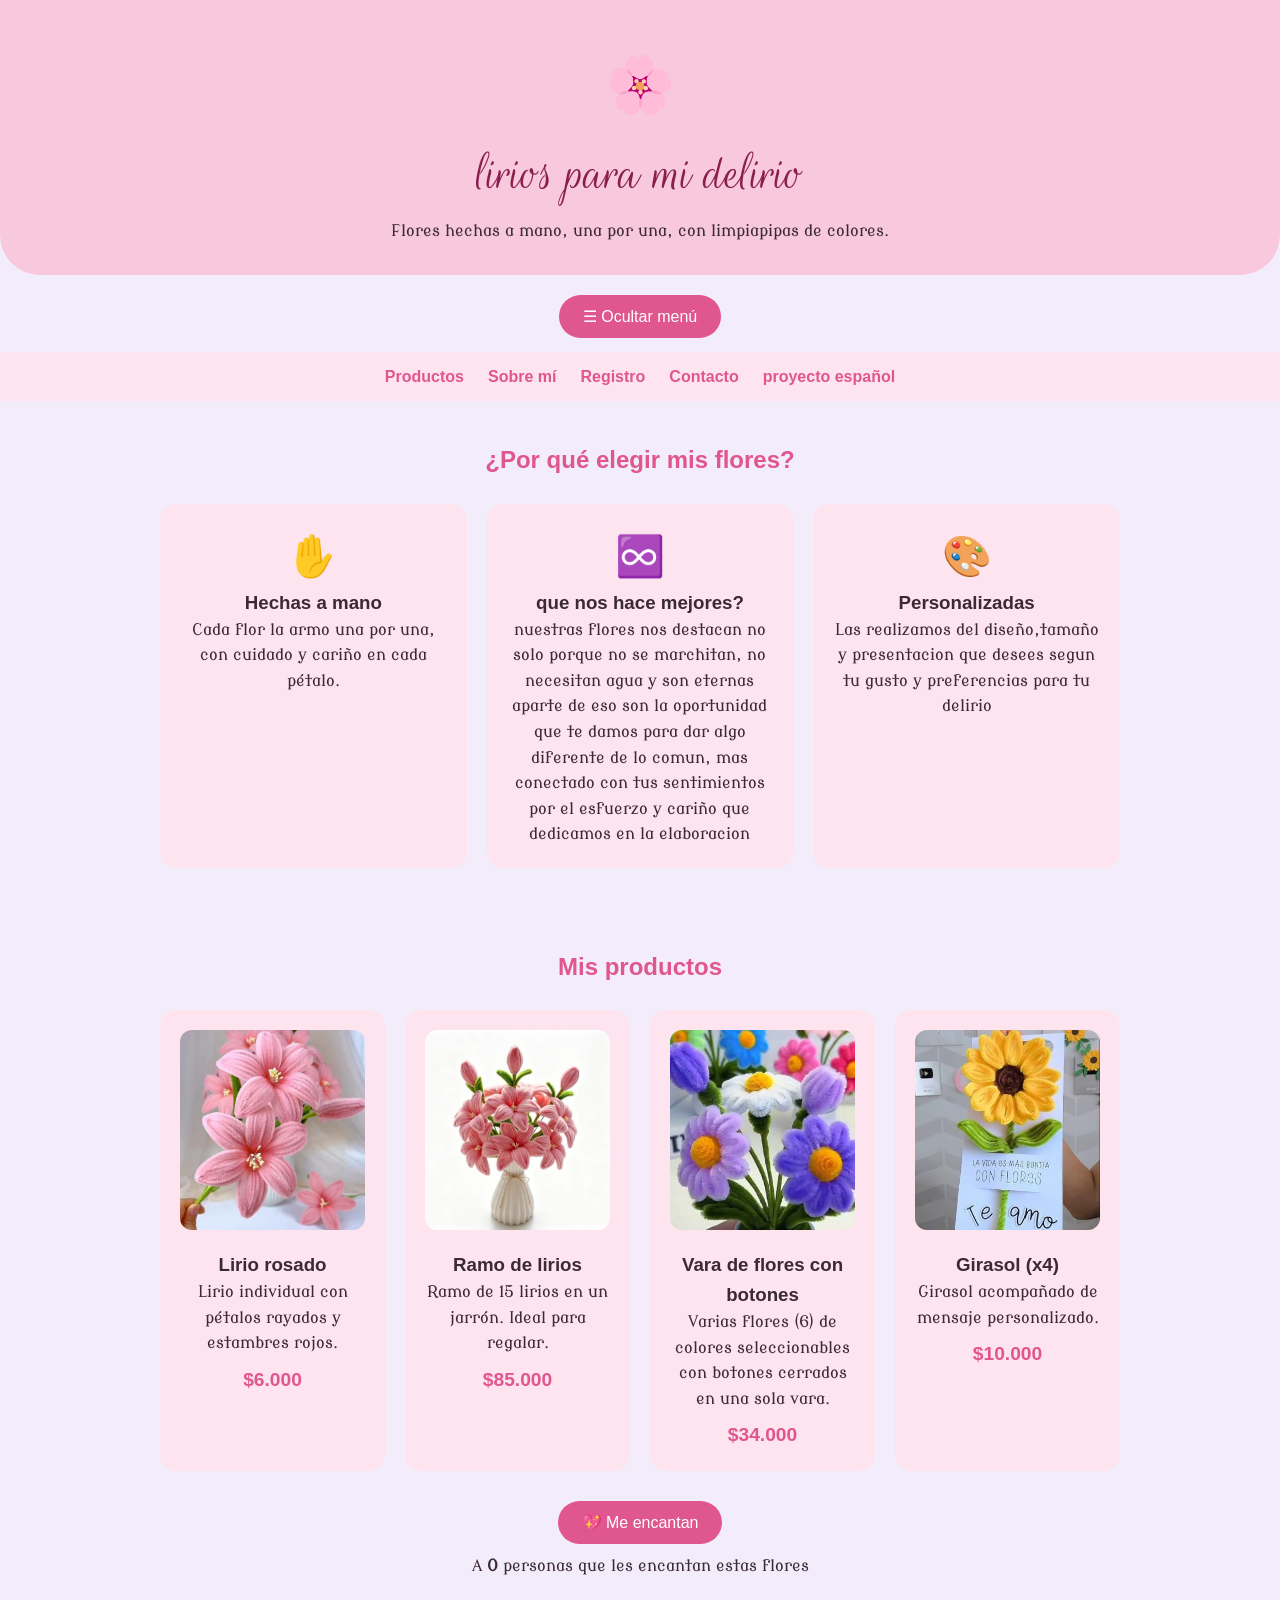
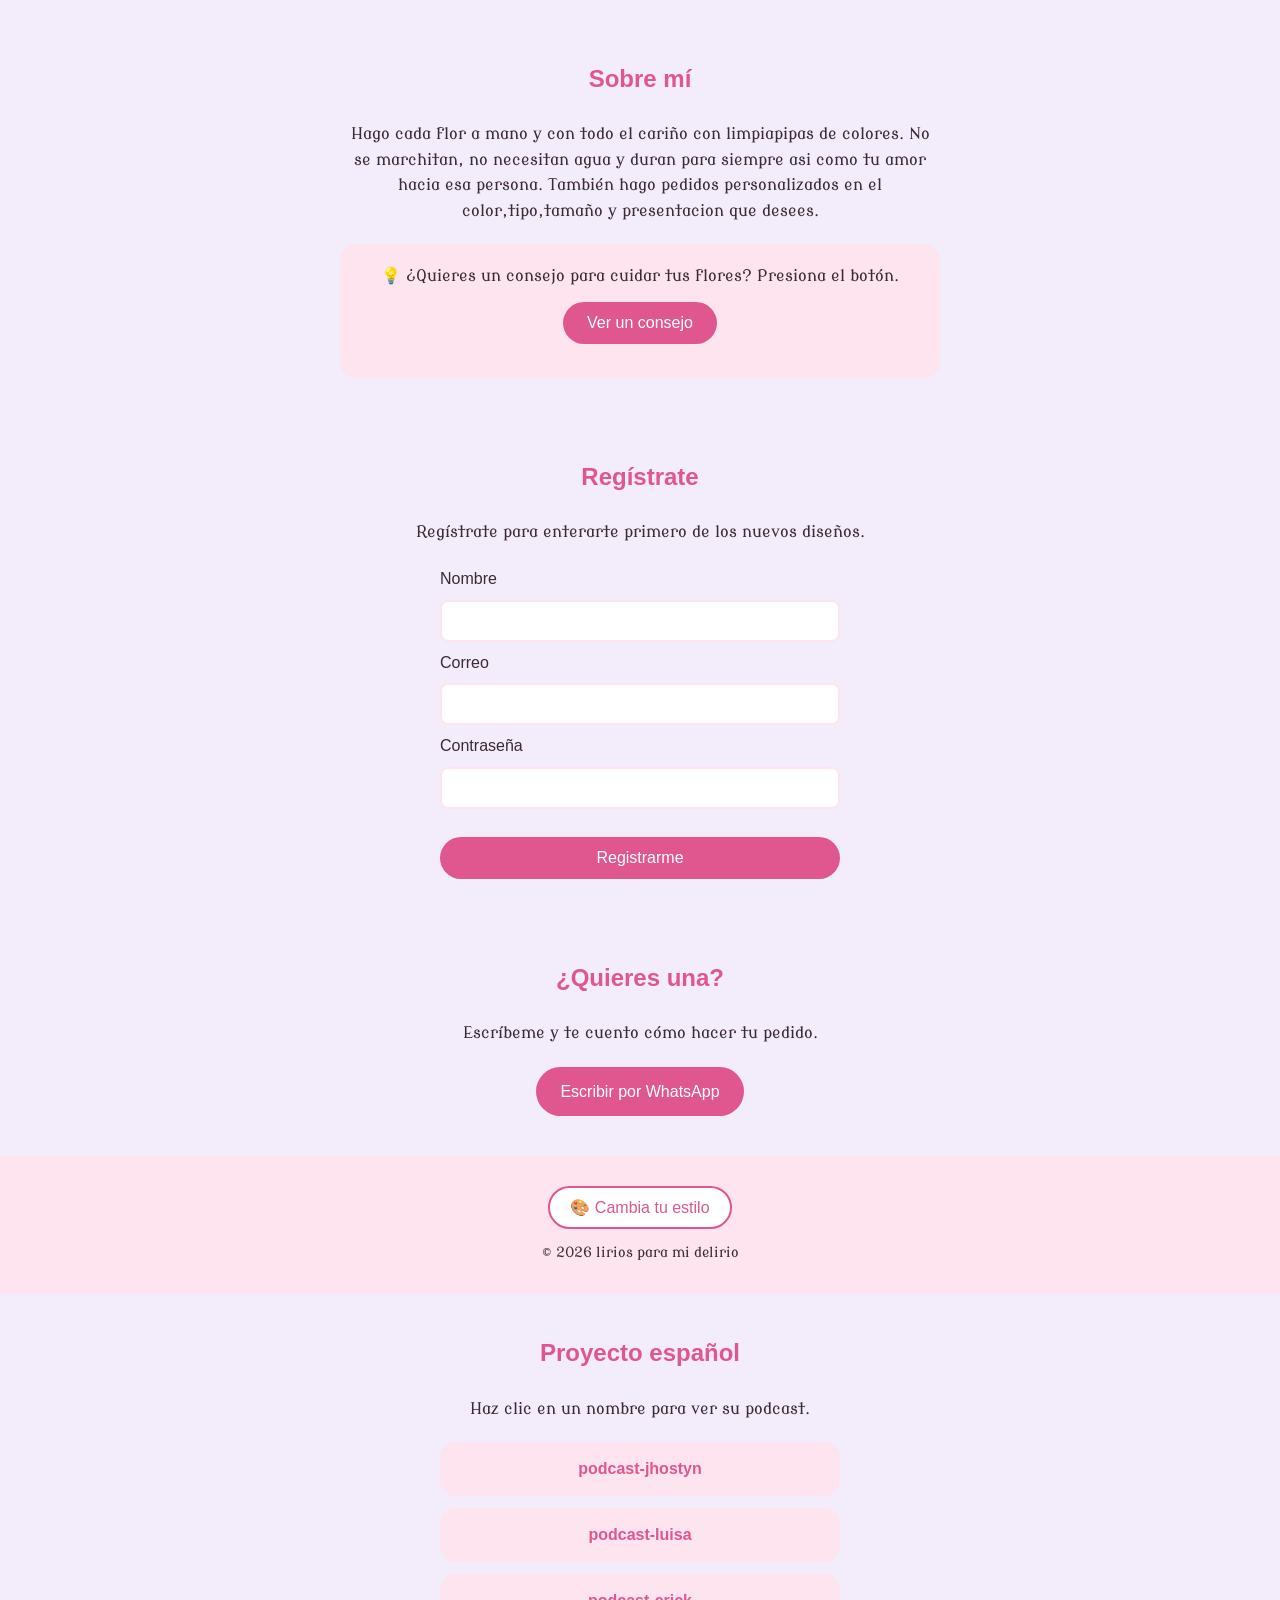
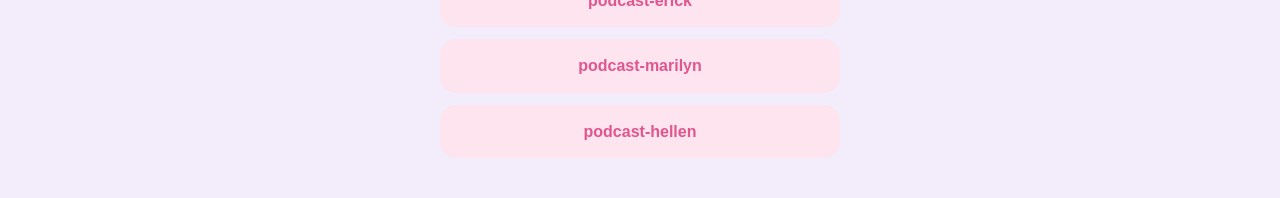
<file: web flores/index.html>
<!DOCTYPE html>
<!-- Le dice al navegador que este archivo es HTML5 -->
<html lang="es">
<head>
  <!-- Permite usar tildes y la ñ sin que se vean raros -->
  <meta charset="UTF-8">
  <!-- Hace que la página se adapte al ancho del celular -->
  <meta name="viewport" content="width=device-width, initial-scale=1.0">
  <title>flores para mi delirio</title>

  <!-- Conecta el archivo de estilos -->
  <link rel="stylesheet" href="style.css">
</head>

<body>

  <!-- ========== ENCABEZADO ========== -->
  <header class="encabezado">
    <div class="logo">🌸</div>
    <h1>lirios para mi delirio</h1>
    <p>Flores hechas a mano, una por una, con limpiapipas de colores.</p>
  </header>

  <!-- ========== MENÚ ========== -->
  <!-- Este botón muestra u oculta el menú (lo controla script.js).
       Usa la clase "boton", igual que el botón de WhatsApp. -->
  <div class="contenedor-boton-menu">
    <button id="btn-menu" class="boton">☰ Ocultar menú</button>
  </div>

  <nav id="menu" class="menu">
    <!-- Los href con # llevan a la sección que tenga ese id -->
    <a href="#productos">Productos</a>
    <a href="#nosotros">Sobre mí</a>
    <a href="#registro">Registro</a>
    <a href="#contacto">Contacto</a>
    <a href="#proyecto espanol">proyecto español</a>
  </nav>

  <main>

    <!-- ========== BENEFICIOS ========== -->
    <section class="seccion">
      <h2>¿Por qué elegir mis flores?</h2>

      <div class="cuadricula">
        <article class="beneficio">
          <div class="icono">✋</div>
          <h3>Hechas a mano</h3>
          <p>Cada flor la armo una por una, con cuidado y cariño en cada pétalo.</p>
        </article>

        <article class="beneficio">
          <div class="icono">♾️</div>
          <h3>que nos hace mejores?</h3>
          <p>nuestras flores nos destacan no solo porque no se marchitan, no necesitan agua y son eternas aparte de eso son la oportunidad que te damos para dar algo diferente de lo comun, mas conectado con tus sentimientos por el esfuerzo y cariño que dedicamos en la elaboracion </p>
        </article>

        <article class="beneficio">
          <div class="icono">🎨</div>
          <h3>Personalizadas</h3>
          <p>Las realizamos del diseño,tamaño y presentacion que desees segun tu gusto y preferencias para tu delirio </p>
        </article>
      </div>
    </section>

    <!-- ========== PRODUCTOS ========== -->
    <section id="productos" class="seccion">
      <h2>Mis productos</h2>

      <div class="cuadricula">
        <!-- Cada producto es una "tarjeta": imagen + nombre + descripción + precio -->
        <article class="tarjeta">
          <img src="img/lirio-rosado.png" alt="Lirio">
          <h3>Lirio rosado</h3>
          <p>Lirio individual con pétalos rayados y estambres rojos.</p>
          <span class="precio">$6.000</span>
        </article>

        <article class="tarjeta">
          <img src="img/ramo-lirios.png" alt="Ramo de lirios en jarrón">
          <h3>Ramo de lirios</h3>
          <p>Ramo de 15 lirios en un jarrón. Ideal para regalar.</p>
          <span class="precio">$85.000</span>
        </article>

        <article class="tarjeta">
          <img src="img/ramo-flores.png" alt="Vara de lirios con botones">
          <h3>Vara de flores con botones</h3>
          <p>Varias flores (6) de colores seleccionables con botones cerrados en una sola vara.</p>
          <span class="precio">$34.000</span>
        </article>

        <article class="tarjeta">
          <img src="img/girasol.png" alt="Cuatro girasoles de limpiapipas">
          <h3>Girasol (x4)</h3>
          <p>Girasol acompañado de mensaje personalizado.</p>
          <span class="precio">$10.000</span>
        </article>
      </div>

      <!-- Botón de "me encantan" con contador -->
      <div class="likes">
        <button id="btn-like" class="boton">💖 Me encantan</button>
        <p>A <strong id="contador">0</strong> personas que les encantan estas flores</p>
      </div>
    </section>

    <!-- ========== SOBRE MÍ ========== -->
    <section id="nosotros" class="seccion">
      <h2>Sobre mí</h2>
      <p class="texto-centrado">
        Hago cada flor a mano y con todo el cariño con limpiapipas de colores. No se marchitan,
        no necesitan agua y duran para siempre asi como tu amor hacia esa persona. También hago pedidos
        personalizados en el color,tipo,tamaño y presentacion que desees.
      </p>

      <div class="consejo-caja">
        <p>💡 ¿Quieres un consejo para cuidar tus flores? Presiona el botón.</p>
        <button id="btn-consejo" class="boton">Ver un consejo</button>
        <!-- Aquí JavaScript escribe el consejo -->
        <p id="consejo" class="consejo"></p>
      </div>
    </section>

    <!-- ========== REGISTRO ========== -->
    <section id="registro" class="seccion">
      <h2>Regístrate</h2>
      <p class="texto-centrado">Regístrate para enterarte primero de los nuevos diseños.</p>

      <!-- "novalidate" le dice al navegador que NO revise el formulario
           por su cuenta: la única revisión es la de script.js. -->
      <form id="form-registro" class="formulario" novalidate>
        <!-- label + input: "for" debe ser igual al "id" del input -->
        <label for="nombre">Nombre</label>
        <input type="text" id="nombre">

        <label for="correo">Correo</label>
        <!-- type="text" (y no "email") para que no exija la @ -->
        <input type="text" id="correo">

        <label for="clave">Contraseña</label>
        <input type="password" id="clave">

        <!-- Aquí JavaScript escribe el mensaje, justo encima del botón -->
        <p id="mensaje-registro" class="mensaje"></p>

        <button type="submit" class="boton">Registrarme</button>
      </form>
    </section>

    <!-- ========== CONTACTO ========== -->
    <section id="contacto" class="seccion">
      <h2>¿Quieres una?</h2>
      <p class="texto-centrado">Escríbeme y te cuento cómo hacer tu pedido.</p>
      <!-- Cambia las X por tu número, con el 57 de Colombia al inicio -->
      <a class="boton" href="https://wa.me/573163897378" target="_blank" rel="noopener">
        Escribir por WhatsApp
      </a>
    </section>

  </main>


  <!-- ========== PIE DE PÁGINA ========== -->
  <footer class="pie">
    <button id="btn-tema" class="boton-secundario">🎨 Cambia tu estilo</button>
    <p>© 2026 lirios para mi delirio</p>
  </footer>
  
 <!-- ========== Proyecto español- eduard ========== -->
  <!-- ========== PROYECTO ESPAÑOL ========== -->
<section id="proyecto espanol"" class="seccion">
  <h2>Proyecto español</h2>
  <p class="texto-centrado">Haz clic en un nombre para ver su podcast.</p>

  <!-- ul = lista; cada li = un elemento de la lista -->
  <ul class="lista-integrantes">
    <li><a href="podcast-jhostyn.html">podcast-jhostyn</a></li>
    <li><a href="podcast-luisa.html">podcast-luisa</a></li>
    <li><a href="podcast-erick.html">podcast-erick</a></li>
    <li><a href="podcast-marilyn.html">podcast-marilyn</a></li>
    <li><a href="podcast-hellen.html">podcast-hellen</a></li>
  </ul>
</section>


  <!-- El script va al final para que el HTML ya exista cuando se ejecute -->
  <script src="script.js"></script>
</body>
</html>
</file>
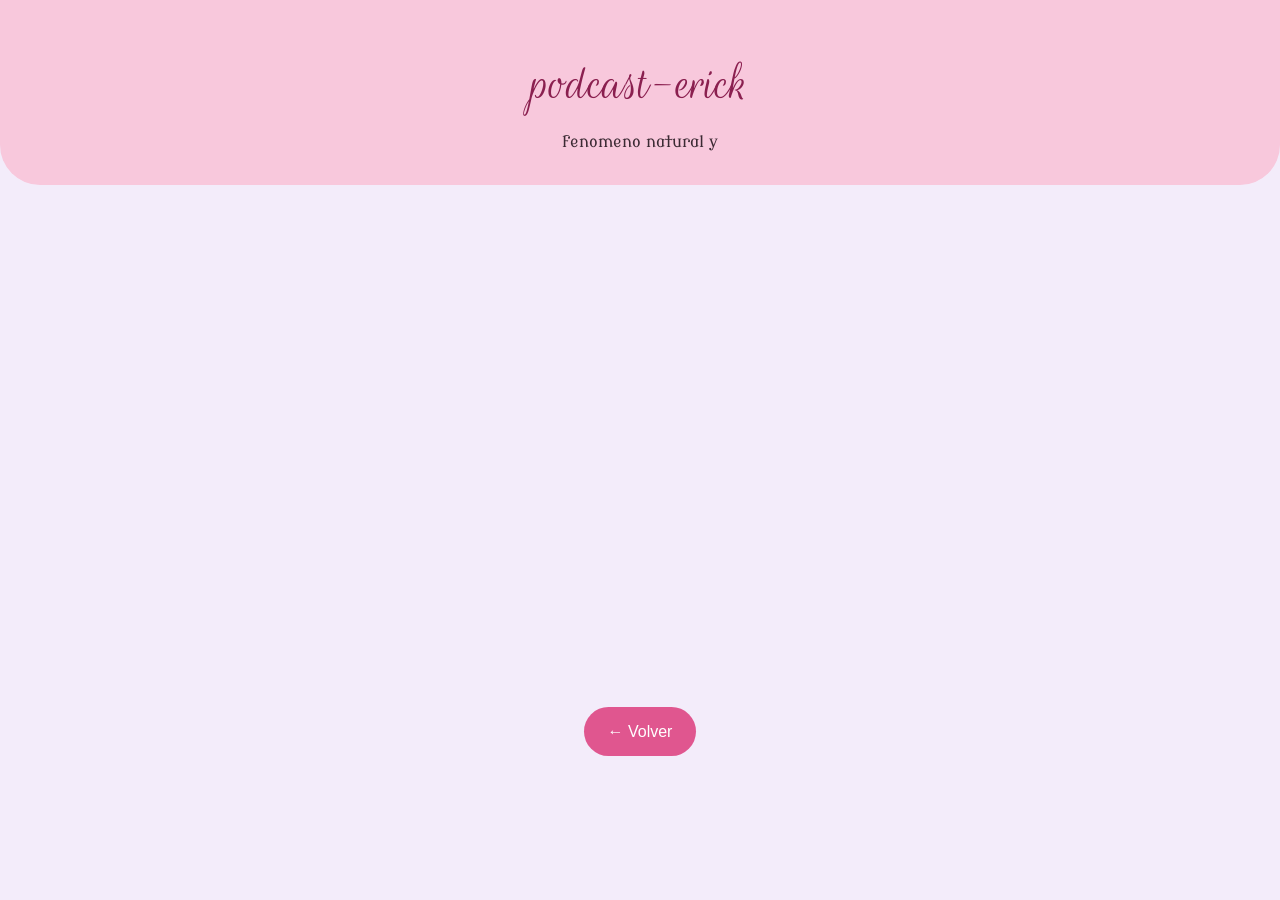
<file: web flores/podcast-erick.html>
<!DOCTYPE html>
<html lang="es">
<head>
  <meta charset="UTF-8">
  <meta name="viewport" content="width=device-width, initial-scale=1.0">
  <title>Podcast de erick · Proyecto español</title>
  <!-- Reutilizamos el mismo style.css para que se vea igual -->
  <link rel="stylesheet" href="style.css">
</head>
<body>

  <header class="encabezado">
    <h1>podcast-erick</h1>
    <p>fenomeno natural y </p>
  </header>

  <main class="seccion">
    <!-- iframe = una ventanita que muestra el video de YouTube.
         Cambia ID_DEL_VIDEO por el ID de tu video. -->
    <iframe class="video"
            src="https://www.youtube.com/embed/Ji3Tdvnsp_o"
            title="podcast-erick "
            allowfullscreen></iframe>

    <div class="volver">
      <!-- Vuelve al index, justo a la sección de la lista -->
      <a class="boton" href="index.html#proyecto-espanol">← Volver</a>
    </div>
  </main>

</body>
</html>
</file>
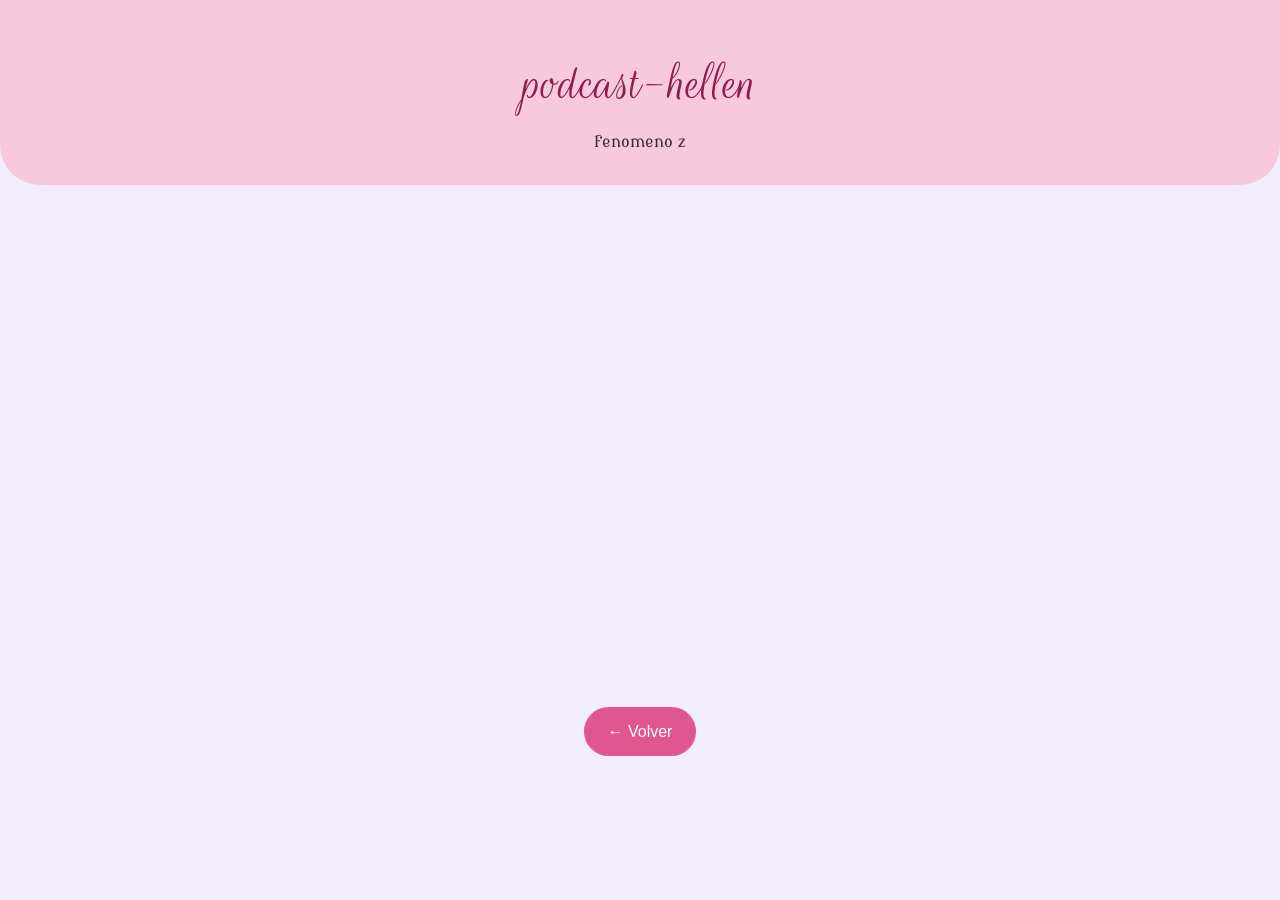
<file: web flores/podcast-hellen.html>
<!DOCTYPE html>
<html lang="es">
<head>
  <meta charset="UTF-8">
  <meta name="viewport" content="width=device-width, initial-scale=1.0">
  <title>podcast-hellen · Proyecto español</title>
  <!-- Reutilizamos el mismo style.css para que se vea igual -->
  <link rel="stylesheet" href="style.css">
</head>
<body>

  <header class="encabezado">
    <h1>podcast-hellen</h1>
    <p>fenomeno z</p>
  </header>

  <main class="seccion">
    <!-- iframe = una ventanita que muestra el video de YouTube.
         Cambia ID_DEL_VIDEO por el ID de tu video. -->
    <iframe class="video"
            src="https://www.youtube.com/embed/jdfPe_SHjCw"
            title="podcast-hellen"
            allowfullscreen></iframe>

    <div class="volver">
      <!-- Vuelve al index, justo a la sección de la lista -->
      <a class="boton" href="index.html#proyecto-espanol">← Volver</a>
    </div>
  </main>

</body>
</html>
</file>
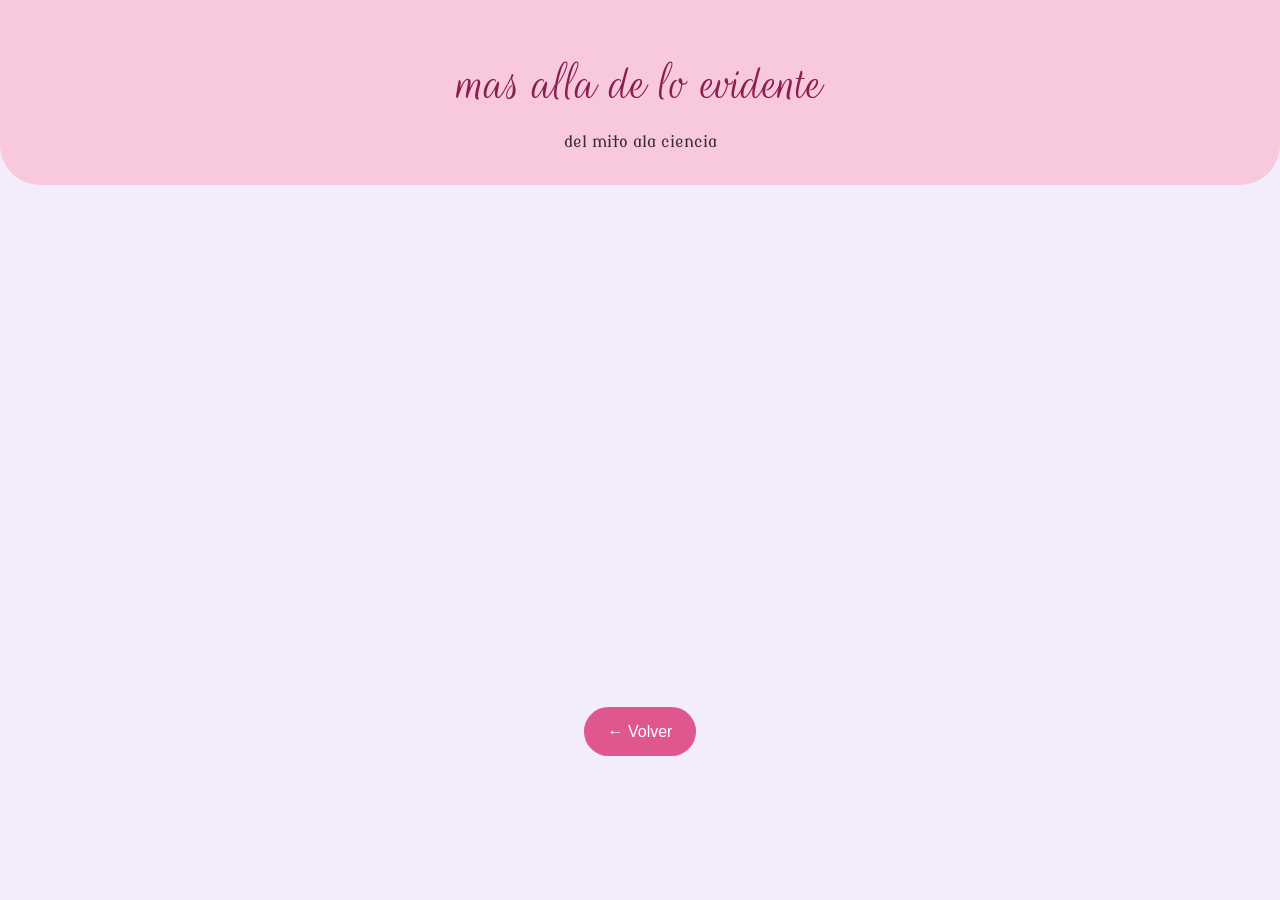
<file: web flores/podcast-jhostyn.html>
<!DOCTYPE html>
<html lang="es">
<head>
  <meta charset="UTF-8">
  <meta name="viewport" content="width=device-width, initial-scale=1.0">
  <title> podcast-jhostyn · Proyecto español</title>
  <!-- Reutilizamos el mismo style.css para que se vea igual -->
  <link rel="stylesheet" href="style.css">
</head>
<body>

  <header class="encabezado">
    <h1>mas alla de lo evidente</h1>
    <p>del mito ala ciencia</p>
  </header>

  <main class="seccion">
    <!-- iframe = una ventanita que muestra el video de YouTube.
         Cambia ID_DEL_VIDEO por el ID de tu video. -->
    <iframe class="video"
            src="https://www.youtube.com/embed/ddSulW5HtMY"
            title="Podcast jhostyn"
            allowfullscreen></iframe>

    <div class="volver">
      <!-- Vuelve al index, justo a la sección de la lista -->
      <a class="boton" href="index.html#proyecto-espanol">← Volver</a>
    </div>
  </main>

</body>
</html>
</file>
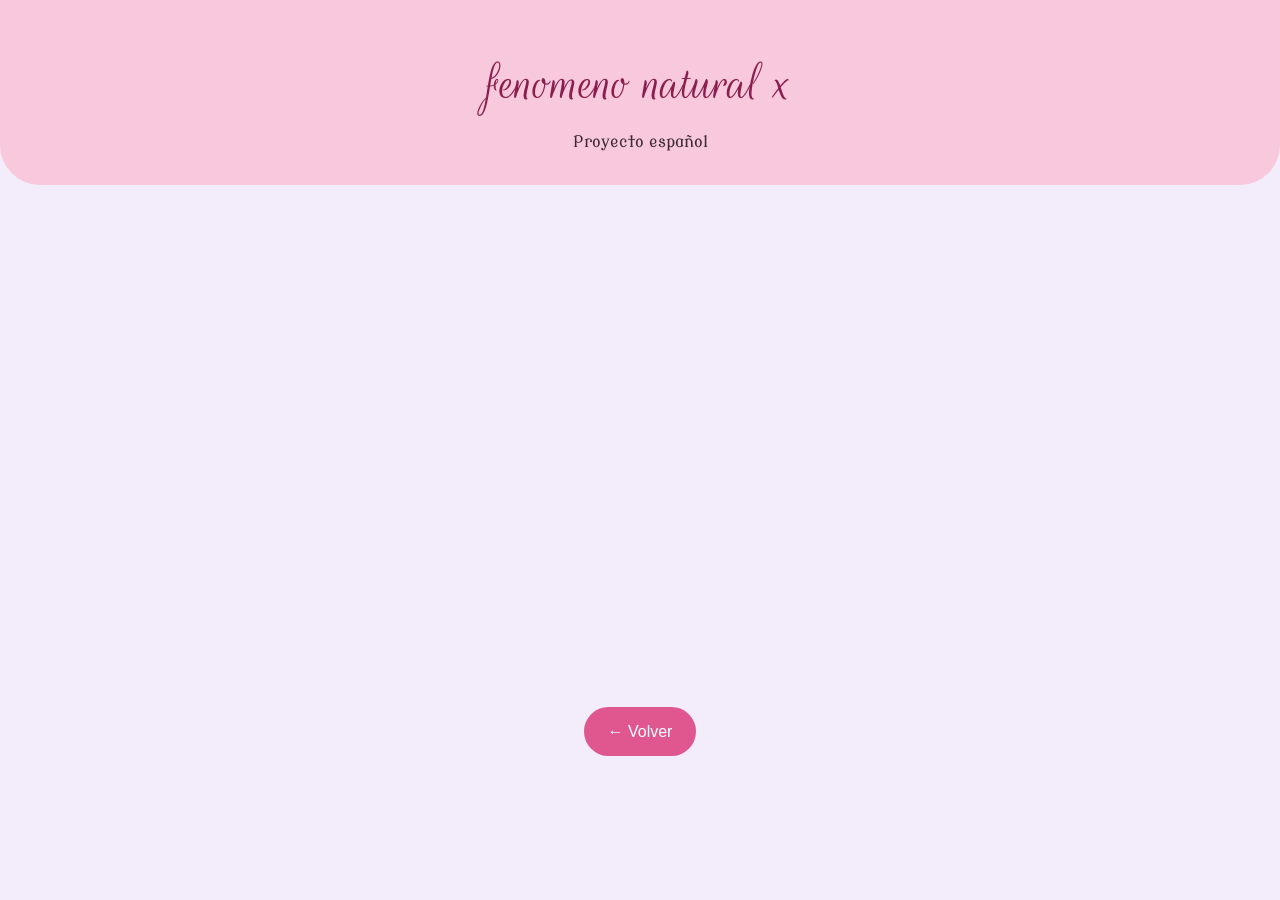
<file: web flores/podcast-luisa.html>
<!DOCTYPE html>
<html lang="es">
<head>
  <meta charset="UTF-8">
  <meta name="viewport" content="width=device-width, initial-scale=1.0">
  <title>podcast-luisa · Proyecto español</title>
  <!-- Reutilizamos el mismo style.css para que se vea igual -->
  <link rel="stylesheet" href="style.css">
</head>
<body>

  <header class="encabezado">
    <h1>fenomeno natural x </h1>
    <p>Proyecto español</p>
  </header>

  <main class="seccion">
    <!-- iframe = una ventanita que muestra el video de YouTube.
         Cambia ID_DEL_VIDEO por el ID de tu video. -->
    <iframe class="video"
            src="https://www.youtube.com/embed/dDu2Mel8J4Q"
            title="Podcast de luisa "
            allowfullscreen></iframe>

    <div class="volver">
      <!-- Vuelve al index, justo a la sección de la lista -->
      <a class="boton" href="index.html#proyecto-espanol">← Volver</a>
    </div>
  </main>

</body>
</html>
</file>
<file: web flores/style.css>
@import url('https://fonts.googleapis.com/css2?family=Rouge+Script&display=swap');
@import url('https://fonts.googleapis.com/css2?family=Modern+Antiqua&display=swap');
p {
  font-family: "Modern Antiqua", serif;
}
/* ============================================
   VARIABLES DE COLOR
   ============================================ */
:root {
  --color-principal: #e0568f;   /* rosado fuerte: botones y títulos */
  --color-suave: #fde4ee;       /* rosado claro: tarjetas y cajas */
  --color-encabezado: #f8c8dc;  /* rosado del fondo del título */
  --color-titulo: #8a1f4f;      /* color del título principal */
  --fondo: #f3ecfa;             /* fondo de la página (lavanda suave) */
  --texto: #3b2a33;             /* color del texto */
}

/* Fondos: el botón "Cambia tu estilo" le pone una de estas clases
   al <body>. Cada una cambia SOLO la variable --fondo; los demás
   colores de la página se quedan igual. */
body.fondo-menta {
  --fondo: #e3f4ec;
}

body.fondo-celeste {
  --fondo: #e4f0fa;
}

body.fondo-crema {
  --fondo: #fff4e0;
}

/* ============================================
   ESTILOS GENERALES
   ============================================ */
* {
  box-sizing: border-box;  /* el padding no agranda las cajas */
  margin: 0;
  padding: 0;
}

html {
  scroll-behavior: smooth; /* al pulsar el menú, baja suavemente */
}

body {
  font-family: "Segoe UI", Arial, sans-serif;
  background: var(--fondo);
  color: var(--texto);
  line-height: 1.6;
  transition: background 0.4s;
}

/* ============================================
   ENCABEZADO
   ============================================ */
.encabezado {
  text-align: center;
  padding: 40px 20px 30px;
  background: var(--color-encabezado);  /* fondo rosado detrás del título */
  border-radius: 0 0 40px 40px;         /* esquinas de abajo redondeadas */
}

.logo {
  font-size: 3.5rem;
  /* Aplica la animación "mover-flor" (definida abajo):
     dura 4 segundos, se repite siempre y va y vuelve (alternate). */
  animation: mover-flor 4s ease-in-out infinite alternate;
}

/* @keyframes define los pasos de la animación.
   "from" es el inicio (izquierda) y "to" el final (derecha). */
@keyframes mover-flor {
  from {
    transform: translateX(-100px) rotate(-20deg);
  }
  to {
    transform: translateX(100px) rotate(20deg);
  }
}

/* Si la persona tiene activada la opción de reducir movimiento
   en su dispositivo, la flor se queda quieta. */
@media (prefers-reduced-motion: reduce) {
  .logo {
    animation: none;
  }
}

.encabezado h1 {
  font-family: "Rouge Script", cursive;
  color: var(--color-titulo);
  font-size: 3.5rem;
  font-weight: normal;
}

/* ============================================
   MENÚ
   ============================================ */
/* El botón del menú usa la clase .boton (la misma del botón de WhatsApp).
   Este contenedor solo lo centra y le da espacio. */
.contenedor-boton-menu {
  text-align: center;
  margin: 20px 0 14px;
}

.menu {
  display: flex;
  justify-content: center;
  gap: 24px;
  flex-wrap: wrap;
  padding: 12px;
  background: var(--color-suave);
  position: sticky;   /* se queda pegado arriba al bajar */
  top: 0;
  z-index: 10;
}

.menu a {
  color: var(--color-principal);
  text-decoration: none;
  font-weight: bold;
}

.menu a:hover {
  text-decoration: underline;
}

/* Esta clase la agrega JavaScript para esconder el menú */
.menu.oculto {
  display: none;
}

/* ============================================
   SECCIONES
   ============================================ */
.seccion {
  max-width: 1000px;
  margin: 0 auto;
  padding: 40px 20px;
  text-align: center;
}

.seccion h2 {
  color: var(--color-principal);
  margin-bottom: 24px;
}

.texto-centrado {
  max-width: 600px;
  margin: 0 auto 20px;
}

/* Cuadrícula: se acomoda sola según el ancho de la pantalla */
.cuadricula {
  display: grid;
  grid-template-columns: repeat(auto-fit, minmax(220px, 1fr));
  gap: 20px;
}

/* ============================================
   BENEFICIOS Y TARJETAS
   ============================================ */
.beneficio,
.tarjeta {
  background: var(--color-suave);
  border-radius: 16px;
  padding: 20px;
  transition: transform 0.2s;
}

.beneficio:hover,
.tarjeta:hover {
  transform: translateY(-6px);  /* sube un poquito al pasar el mouse */
}

.icono {
  font-size: 2.5rem;
}

.tarjeta img {
  width: 100%;
  height: 200px;
  object-fit: cover;      /* recorta la imagen sin deformarla */
  border-radius: 12px;
  margin-bottom: 12px;
  background: #fff;
}

.precio {
  display: inline-block;
  margin-top: 8px;
  font-weight: bold;
  color: var(--color-principal);
  font-size: 1.2rem;
}

/* ============================================
   BOTONES
   ============================================ */
.boton {
  display: inline-block;
  background: var(--color-principal);
  color: #fff;
  border: none;
  padding: 12px 24px;
  border-radius: 30px;
  font-size: 1rem;
  text-decoration: none;
  cursor: pointer;
  transition: transform 0.2s;
}

.boton:hover {
  transform: scale(1.05);
}

.boton-secundario {
  background: #fff;
  color: var(--color-principal);
  border: 2px solid var(--color-principal);
  padding: 10px 20px;
  border-radius: 30px;
  font-size: 1rem;
  cursor: pointer;
}

/* ============================================
   LIKES, CONSEJO Y FORMULARIO
   ============================================ */
.likes {
  margin-top: 30px;
}

.likes p {
  margin-top: 10px;
}

.consejo-caja {
  background: var(--color-suave);
  max-width: 600px;
  margin: 0 auto;
  padding: 20px;
  border-radius: 16px;
}

.consejo-caja .boton {
  margin-top: 12px;
}

.consejo {
  margin-top: 14px;
  font-style: italic;
}

.formulario {
  max-width: 400px;
  margin: 0 auto;
  display: flex;
  flex-direction: column;
  gap: 8px;
  text-align: left;
}

.formulario input {
  padding: 10px;
  border: 2px solid var(--color-suave);
  border-radius: 8px;
  font-size: 1rem;
}

.formulario input:focus {
  outline: none;
  border-color: var(--color-principal);  /* resalta al escribir */
}

.formulario .boton {
  margin-top: 12px;
}

.mensaje {
  text-align: center;
  color: var(--color-principal);
  font-weight: bold;
}

/* ============================================
   PIE DE PÁGINA
   ============================================ */
.pie {
  text-align: center;
  padding: 30px 20px;
  background: var(--color-suave);
}

.pie p {
  margin-top: 12px;
  font-size: 0.9rem;
}




/* ============================================
   PROYECTO ESPAÑOL
   ============================================ */
.lista-integrantes {
  list-style: none;            /* quita los puntitos de la lista */
  max-width: 400px;
  margin: 0 auto;
  display: flex;
  flex-direction: column;      /* uno debajo del otro */
  gap: 12px;
}

.lista-integrantes a {
  display: block;              /* todo el rectángulo es clicable */
  background: var(--color-suave);
  color: var(--color-principal);
  font-weight: bold;
  text-decoration: none;
  padding: 14px 20px;
  border-radius: 16px;
  transition: transform 0.2s;
}

.lista-integrantes a:hover {
  transform: translateX(6px);  /* se mueve un poco al pasar el mouse */
}

/* El video de las páginas de podcast */
.video {
  width: 100%;
  max-width: 800px;
  height: auto;
  aspect-ratio: 16 / 9;        /* mantiene la forma de pantalla de video */
  border: none;
  border-radius: 16px;
}

.volver {
  margin-top: 24px;
}
</file>
